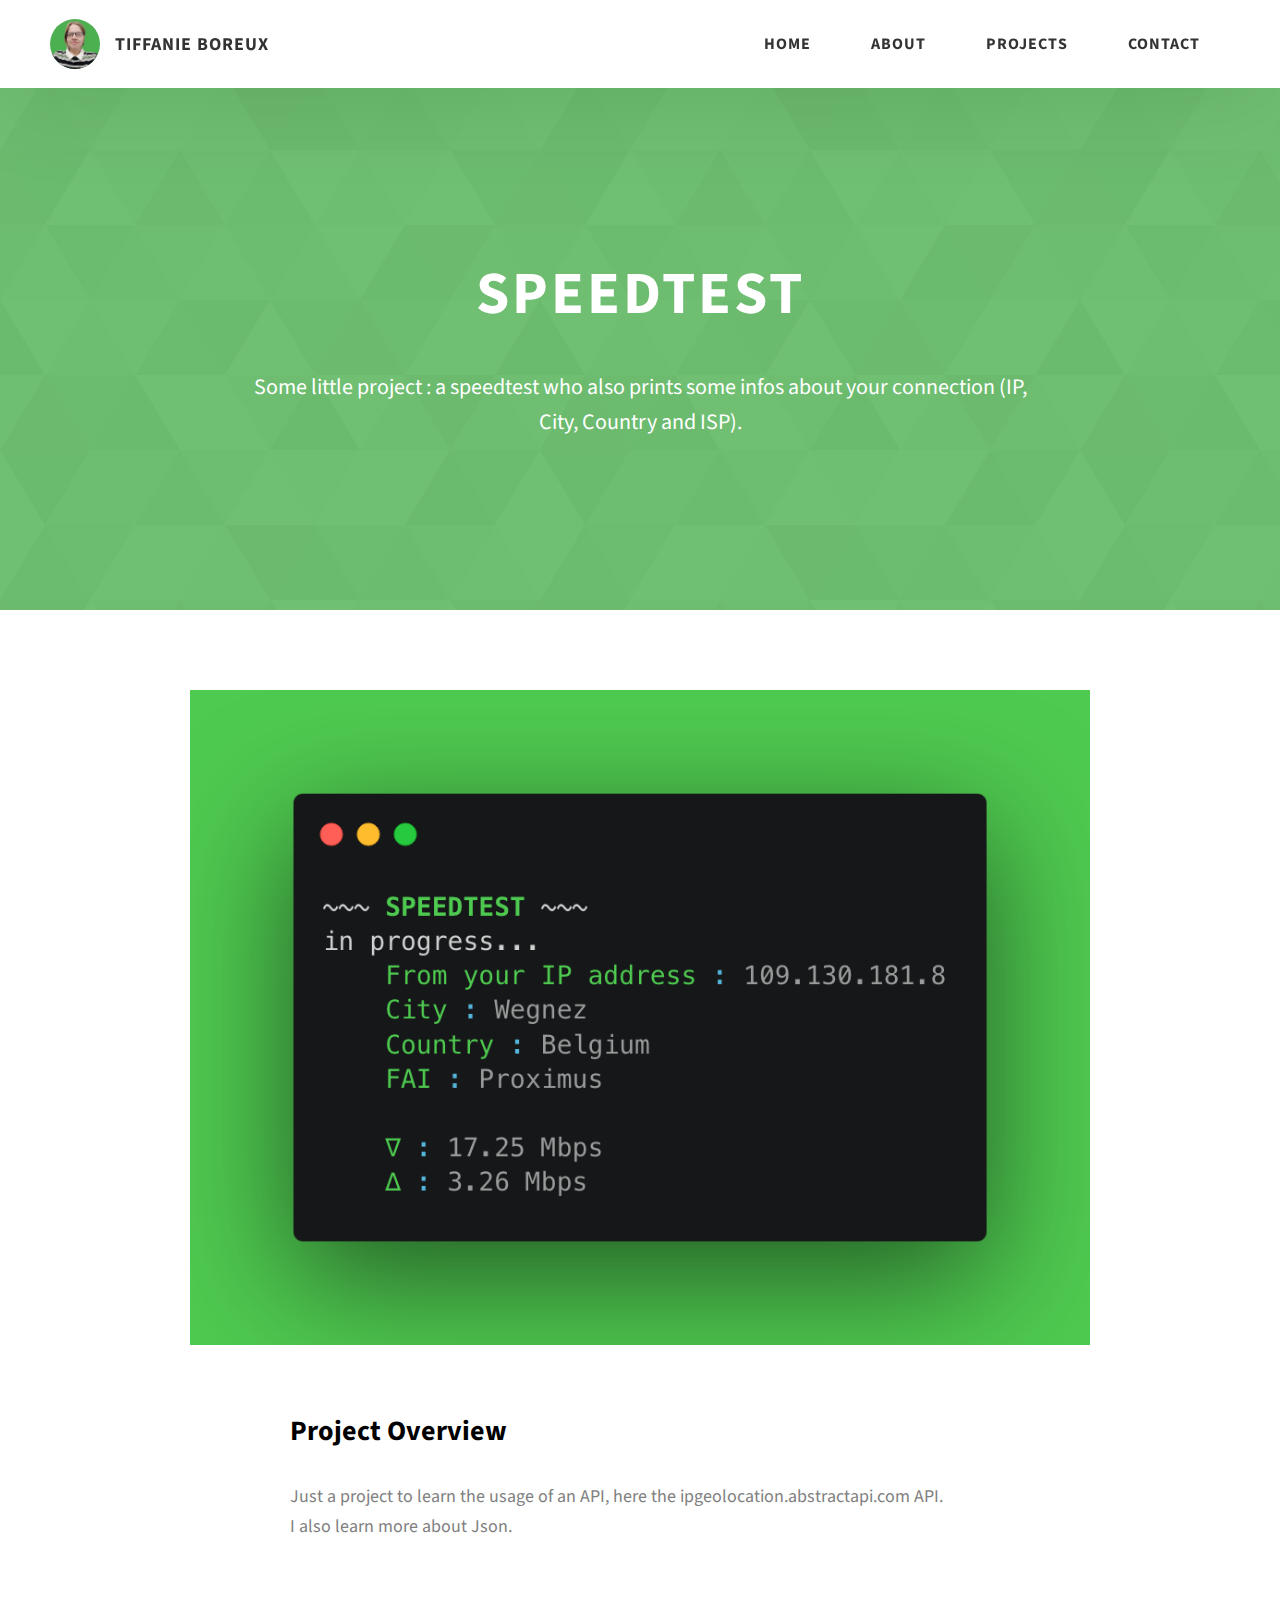
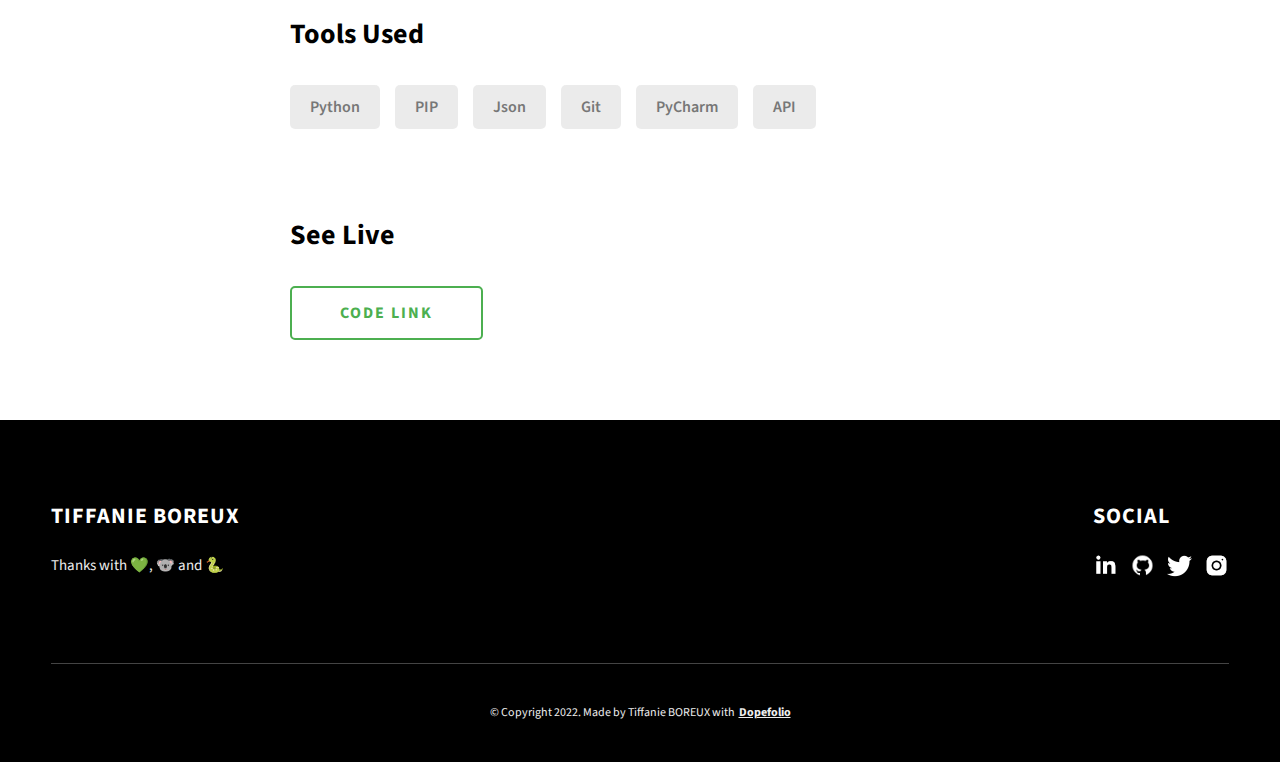
<file: speedtest.html>
<!DOCTYPE html>
<html lang="en">
  <head>
    <meta charset="UTF-8" />
    <meta name="viewport" content="width=device-width, initial-scale=1.0" />
    <meta http-equiv="X-UA-Compatible" content="ie=edge" />
    <title>Case Study of Speedtest</title>
    <meta name="description" content="Case study page of Speedtest" />

    <link rel="stylesheet" href="css/style.css" />

    <link rel="preconnect" href="https://fonts.googleapis.com" />
    <link rel="preconnect" href="https://fonts.gstatic.com" crossorigin />
    <link
      href="https://fonts.googleapis.com/css2?family=Source+Sans+Pro:wght@400;600;700;900&display=swap"
      rel="stylesheet"
    />
  </head>
  <body>
    <header class="header">
      <div class="header__content">
        <div class="header__logo-container">
          <div class="header__logo-img-cont">
            <img
              src="./assets/png/logo.png"
              alt="Tiffanie BOREUX Logo Image"
              class="header__logo-img"
            />
          </div>
          <span class="header__logo-sub">Tiffanie BOREUX</span>
        </div>
        <div class="header__main">
          <ul class="header__links">
            <li class="header__link-wrapper">
              <a href="./index.html" class="header__link"> Home </a>
            </li>
            <li class="header__link-wrapper">
              <a href="./index.html#about" class="header__link">About </a>
            </li>
            <li class="header__link-wrapper">
              <a href="./index.html#projects" class="header__link">
                Projects
              </a>
            </li>
            <li class="header__link-wrapper">
              <a href="./index.html#contact" class="header__link"> Contact </a>
            </li>
          </ul>
          <div class="header__main-ham-menu-cont">
            <img
              src="./assets/svg/ham-menu.svg"
              alt="hamburger menu"
              class="header__main-ham-menu"
            />
            <img
              src="./assets/svg/ham-menu-close.svg"
              alt="hamburger menu close"
              class="header__main-ham-menu-close d-none"
            />
          </div>
        </div>
      </div>
      <div class="header__sm-menu">
        <div class="header__sm-menu-content">
          <ul class="header__sm-menu-links">
            <li class="header__sm-menu-link">
              <a href="./index.html"> Home </a>
            </li>

            <li class="header__sm-menu-link">
              <a href="./index.html#about"> About </a>
            </li>

            <li class="header__sm-menu-link">
              <a href="./index.html#projects"> Projects </a>
            </li>

            <li class="header__sm-menu-link">
              <a href="./index.html#contact"> Contact </a>
            </li>
          </ul>
        </div>
      </div>
    </header>
    <section class="project-cs-hero">
      <div class="project-cs-hero__content">
        <h1 class="heading-primary">Speedtest</h1>
        <div class="project-cs-hero__info">
          <p class="text-primary">
            Some little project : a speedtest who also prints some infos about your connection (IP, City, Country and ISP).
          </p>
        </div>
      </div>
    </section>
    <section class="project-details">
      <div class="main-container">
        <div class="project-details__content">
          <div class="project-details__showcase-img-cont">
            <img
              src="./assets/png/speedtest.png"
              alt="Project Image"
              class="project-details__showcase-img"
            />
          </div>
          <div class="project-details__content-main">
            <div class="project-details__desc">
              <h3 class="project-details__content-title">Project Overview</h3>
              <p class="project-details__desc-para">
                Just a project to learn the usage of an API, here the ipgeolocation.abstractapi.com API. <br />
                I also learn more about Json. <br />
              </p>
            </div>
            <div class="project-details__tools-used">
              <h3 class="project-details__content-title">Tools Used</h3>
              <div class="skills">
                <div class="skills__skill">Python</div>
                <div class="skills__skill">PIP</div>
                <div class="skills__skill">Json</div>
                <div class="skills__skill">Git</div>
                <div class="skills__skill">PyCharm</div>
                <div class="skills__skill">API</div>
              </div>
            </div>
            <div class="project-details__links">
              <h3 class="project-details__content-title">See Live</h3>
              <a
                href="https://github.com/tt-bb/speedtest"
                class="btn btn--med btn--theme-inv project-details__links-btn"
                target="_blank"
                >Code Link</a
              >
            </div>
          </div>
        </div>
      </div>
    </section>
    <footer class="main-footer">
      <div class="main-container">
        <div class="main-footer__upper">
          <div class="main-footer__row main-footer__row-1">
            <h2 class="heading heading-sm main-footer__heading-sm">
              <span>Social</span>
            </h2>
            <div class="main-footer__social-cont">
              <a target="_blank" rel="noreferrer" href="https://www.linkedin.com/in/tiffanie-boreux-828439176/">
                <img
                  class="main-footer__icon"
                  src="./assets/png/linkedin-ico.png"
                  alt="icon"
                />
              </a>
              <a target="_blank" rel="noreferrer" href="https://github.com/tt-bb/">
                <img
                  class="main-footer__icon"
                  src="./assets/png/github-ico.png"
                  alt="icon"
                />
              </a>
              <a target="_blank" rel="noreferrer" href="https://twitter.com/tiffanie_boreux">
                <img
                  class="main-footer__icon"
                  src="./assets/png/twitter-ico.png"
                  alt="icon"
                />
              </a>
              <a target="_blank" rel="noreferrer" href="https://www.instagram.com/tiffanie.boreux/">
                <img
                  class="main-footer__icon main-footer__icon--mr-none"
                  src="./assets/png/insta-ico.png"
                  alt="icon"
                />
              </a>
            </div>
          </div>
          <div class="main-footer__row main-footer__row-2">
            <h4 class="heading heading-sm text-lt">Tiffanie BOREUX</h4>
            <p class="main-footer__short-desc">
              Thanks with 💚, 🐨 and 🐍
            </p>
          </div>
        </div>

        <!-- If you give me some credit or shoutout here by linking to my website, then it will be a big thing for me and will help me a lot :) -->
        <div class="main-footer__lower">
          &copy; Copyright 2022. Made by Tiffanie BOREUX with
          <a rel="noreferrer" target="_blank" href="https://github.com/rammcodes/Dopefolio"
            >Dopefolio</a
          >
        </div>
      </div>
    </footer>

    <script src="./index.js"></script>
  </body>
</html>
</file>
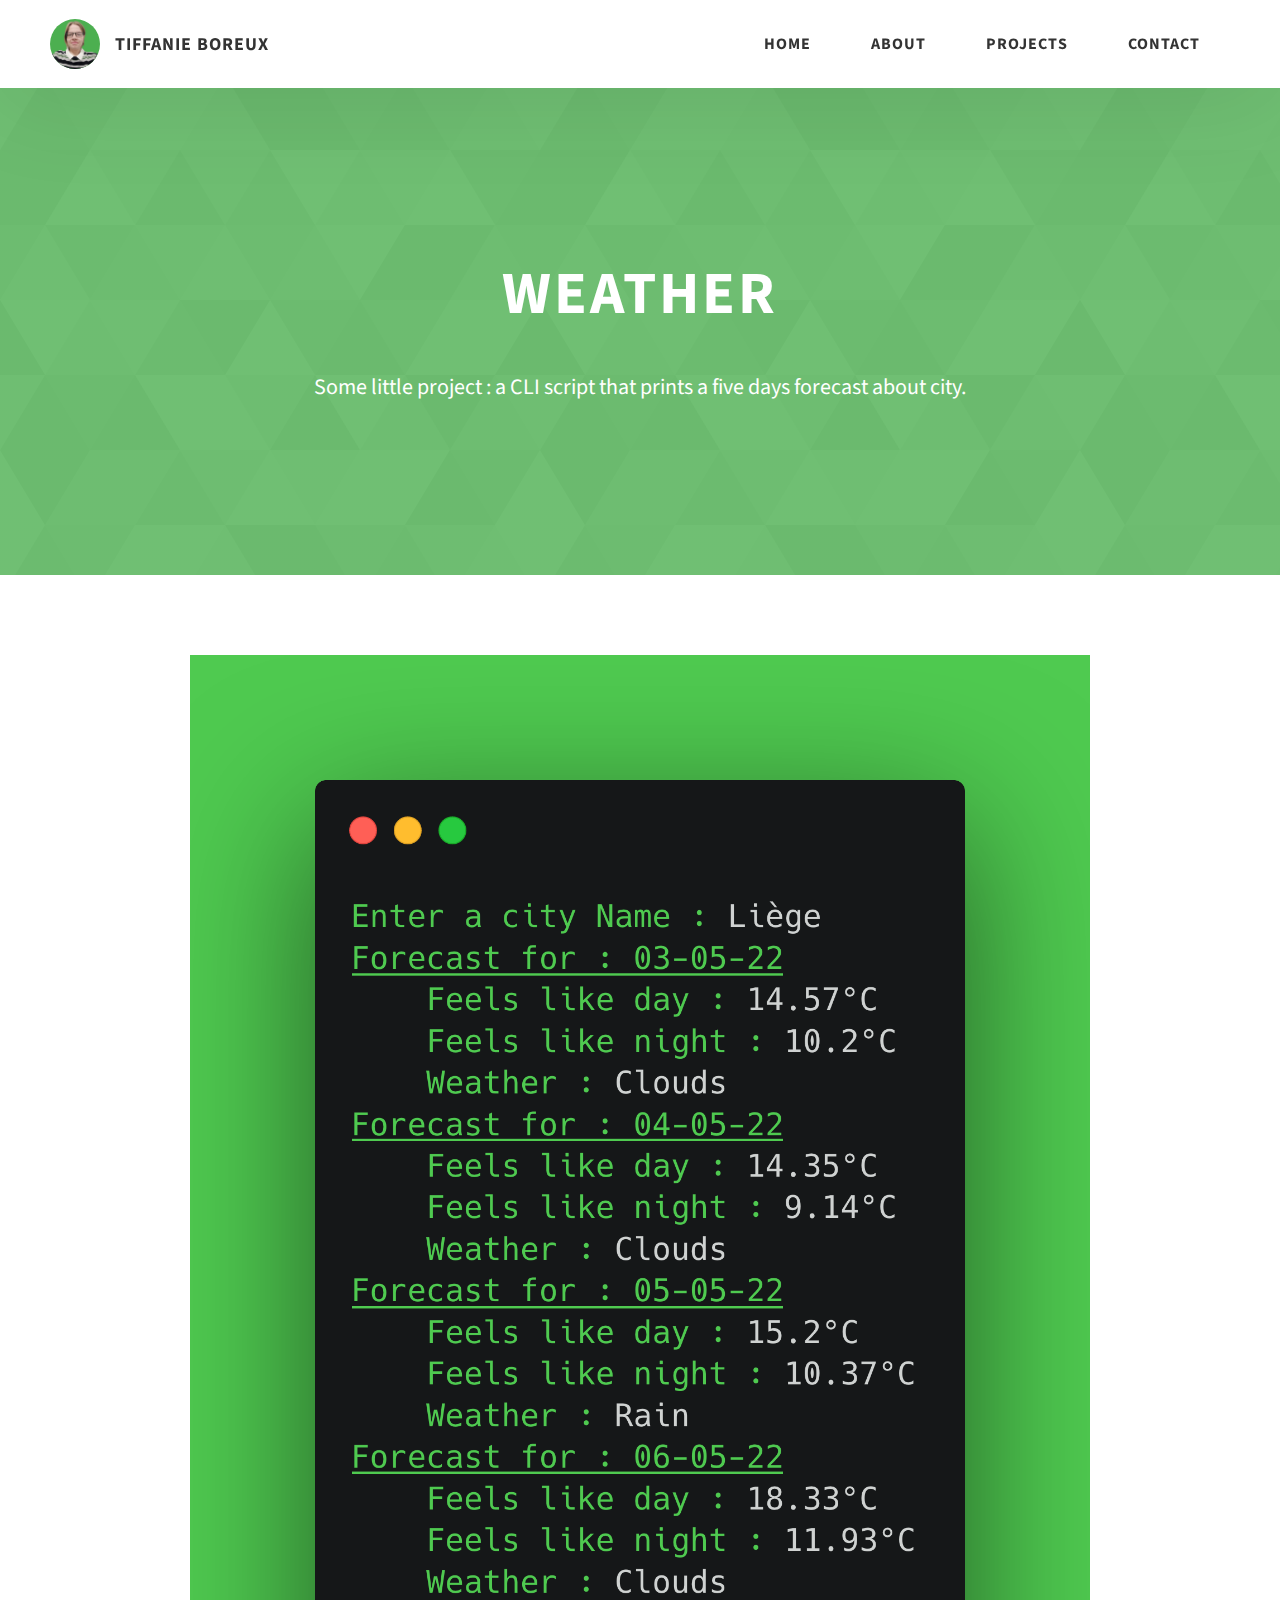
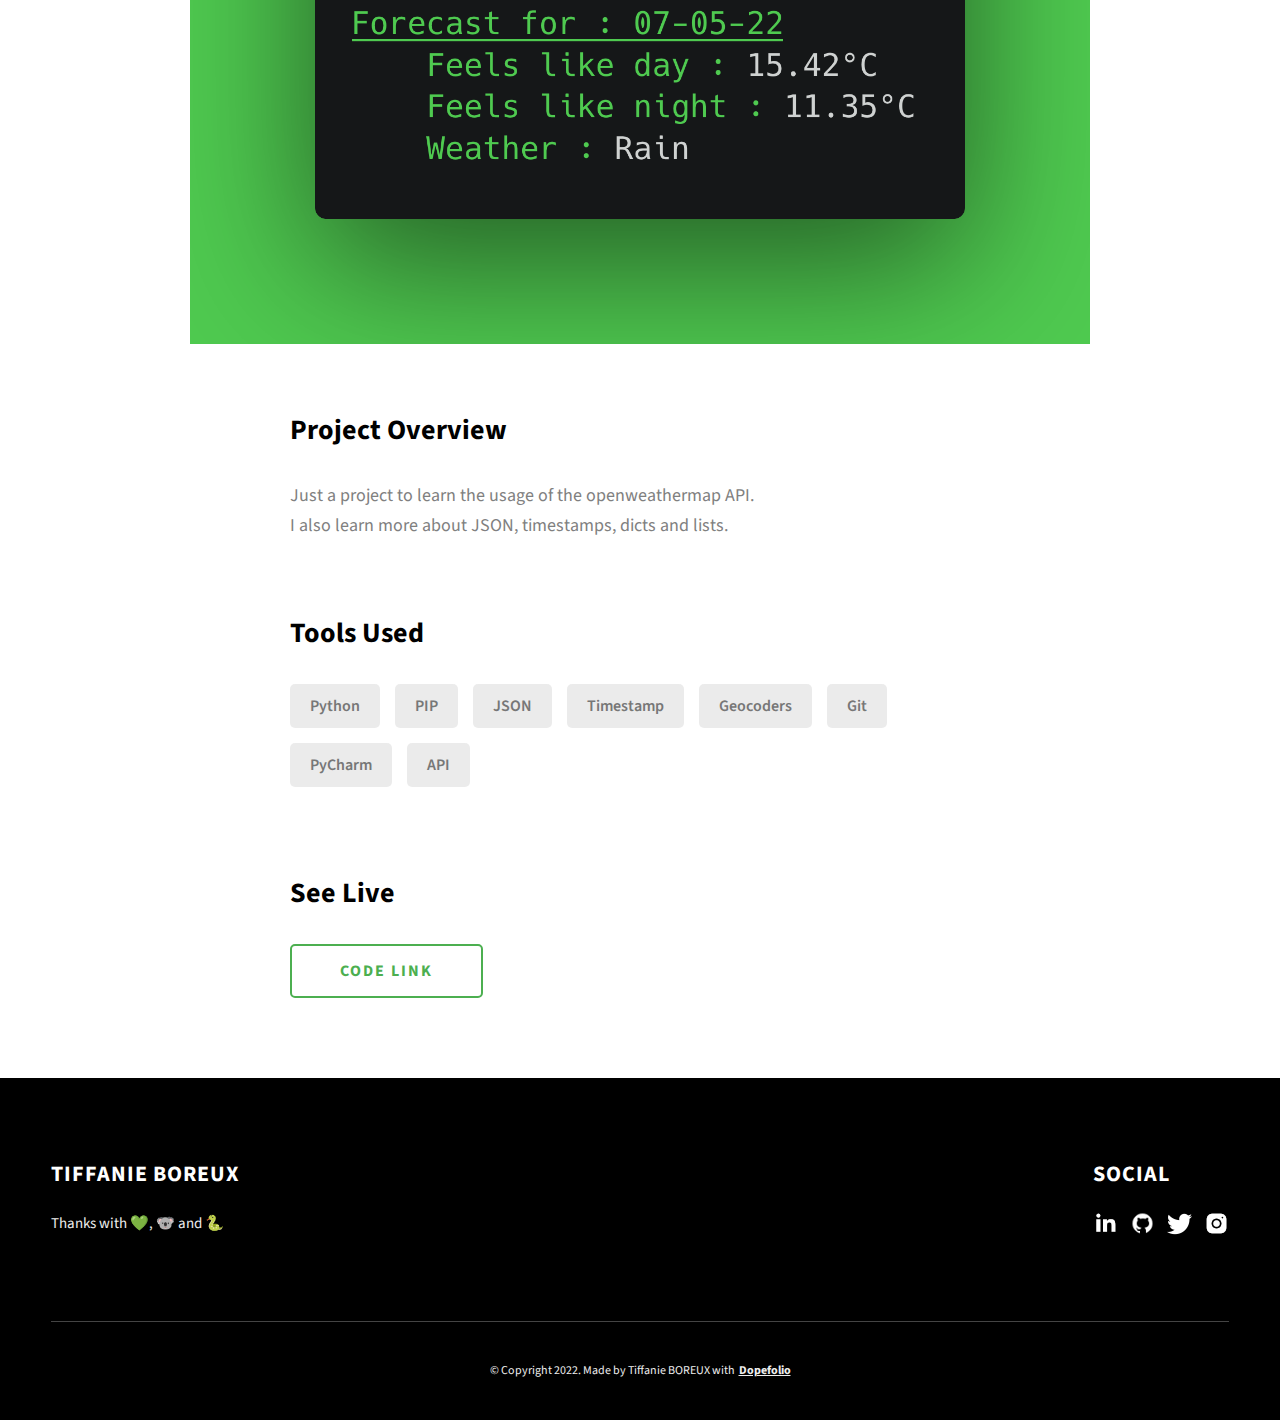
<file: weather.html>
<!DOCTYPE html>
<html lang="en">
  <head>
    <meta charset="UTF-8" />
    <meta name="viewport" content="width=device-width, initial-scale=1.0" />
    <meta http-equiv="X-UA-Compatible" content="ie=edge" />
    <title>Case Study of Weather</title>
    <meta name="description" content="Case study page of Weather" />

    <link rel="stylesheet" href="css/style.css" />

    <link rel="preconnect" href="https://fonts.googleapis.com" />
    <link rel="preconnect" href="https://fonts.gstatic.com" crossorigin />
    <link
      href="https://fonts.googleapis.com/css2?family=Source+Sans+Pro:wght@400;600;700;900&display=swap"
      rel="stylesheet"
    />
  </head>
  <body>
    <header class="header">
      <div class="header__content">
        <div class="header__logo-container">
          <div class="header__logo-img-cont">
            <img
              src="./assets/png/logo.png"
              alt="Tiffanie BOREUX Logo Image"
              class="header__logo-img"
            />
          </div>
          <span class="header__logo-sub">Tiffanie BOREUX</span>
        </div>
        <div class="header__main">
          <ul class="header__links">
            <li class="header__link-wrapper">
              <a href="./index.html" class="header__link"> Home </a>
            </li>
            <li class="header__link-wrapper">
              <a href="./index.html#about" class="header__link">About </a>
            </li>
            <li class="header__link-wrapper">
              <a href="./index.html#projects" class="header__link">
                Projects
              </a>
            </li>
            <li class="header__link-wrapper">
              <a href="./index.html#contact" class="header__link"> Contact </a>
            </li>
          </ul>
          <div class="header__main-ham-menu-cont">
            <img
              src="./assets/svg/ham-menu.svg"
              alt="hamburger menu"
              class="header__main-ham-menu"
            />
            <img
              src="./assets/svg/ham-menu-close.svg"
              alt="hamburger menu close"
              class="header__main-ham-menu-close d-none"
            />
          </div>
        </div>
      </div>
      <div class="header__sm-menu">
        <div class="header__sm-menu-content">
          <ul class="header__sm-menu-links">
            <li class="header__sm-menu-link">
              <a href="./index.html"> Home </a>
            </li>

            <li class="header__sm-menu-link">
              <a href="./index.html#about"> About </a>
            </li>

            <li class="header__sm-menu-link">
              <a href="./index.html#projects"> Projects </a>
            </li>

            <li class="header__sm-menu-link">
              <a href="./index.html#contact"> Contact </a>
            </li>
          </ul>
        </div>
      </div>
    </header>
    <section class="project-cs-hero">
      <div class="project-cs-hero__content">
        <h1 class="heading-primary">Weather</h1>
        <div class="project-cs-hero__info">
          <p class="text-primary">
            Some little project : a CLI script that prints a five days forecast about city.
          </p>
        </div>
      </div>
    </section>
    <section class="project-details">
      <div class="main-container">
        <div class="project-details__content">
          <div class="project-details__showcase-img-cont">
            <img
              src="./assets/png/weather.png"
              alt="Project Image"
              class="project-details__showcase-img"
            />
          </div>
          <div class="project-details__content-main">
            <div class="project-details__desc">
              <h3 class="project-details__content-title">Project Overview</h3>
              <p class="project-details__desc-para">
                Just a project to learn the usage of the openweathermap API. <br />
                I also learn more about JSON, timestamps, dicts and lists. <br />
              </p>
            </div>
            <div class="project-details__tools-used">
              <h3 class="project-details__content-title">Tools Used</h3>
              <div class="skills">
                <div class="skills__skill">Python</div>
                <div class="skills__skill">PIP</div>
                <div class="skills__skill">JSON</div>
                <div class="skills__skill">Timestamp</div>
                <div class="skills__skill">Geocoders</div>
                <div class="skills__skill">Git</div>
                <div class="skills__skill">PyCharm</div>
                <div class="skills__skill">API</div>
              </div>
            </div>
            <div class="project-details__links">
              <h3 class="project-details__content-title">See Live</h3>
              <a
                href="https://github.com/tt-bb/weather"
                class="btn btn--med btn--theme-inv project-details__links-btn"
                target="_blank"
                >Code Link</a
              >
            </div>
          </div>
        </div>
      </div>
    </section>
    <footer class="main-footer">
      <div class="main-container">
        <div class="main-footer__upper">
          <div class="main-footer__row main-footer__row-1">
            <h2 class="heading heading-sm main-footer__heading-sm">
              <span>Social</span>
            </h2>
            <div class="main-footer__social-cont">
              <a target="_blank" rel="noreferrer" href="https://www.linkedin.com/in/tiffanie-boreux-828439176/">
                <img
                  class="main-footer__icon"
                  src="./assets/png/linkedin-ico.png"
                  alt="icon"
                />
              </a>
              <a target="_blank" rel="noreferrer" href="https://github.com/tt-bb/">
                <img
                  class="main-footer__icon"
                  src="./assets/png/github-ico.png"
                  alt="icon"
                />
              </a>
              <a target="_blank" rel="noreferrer" href="https://twitter.com/tiffanie_boreux">
                <img
                  class="main-footer__icon"
                  src="./assets/png/twitter-ico.png"
                  alt="icon"
                />
              </a>
              <a target="_blank" rel="noreferrer" href="https://www.instagram.com/tiffanie.boreux/">
                <img
                  class="main-footer__icon main-footer__icon--mr-none"
                  src="./assets/png/insta-ico.png"
                  alt="icon"
                />
              </a>
            </div>
          </div>
          <div class="main-footer__row main-footer__row-2">
            <h4 class="heading heading-sm text-lt">Tiffanie BOREUX</h4>
            <p class="main-footer__short-desc">
              Thanks with 💚, 🐨 and 🐍
            </p>
          </div>
        </div>

        <!-- If you give me some credit or shoutout here by linking to my website, then it will be a big thing for me and will help me a lot :) -->
        <div class="main-footer__lower">
          &copy; Copyright 2022. Made by Tiffanie BOREUX with
          <a rel="noreferrer" target="_blank" href="https://github.com/rammcodes/Dopefolio"
            >Dopefolio</a
          >
        </div>
      </div>
    </footer>

    <script src="./index.js"></script>
  </body>
</html>
</file>
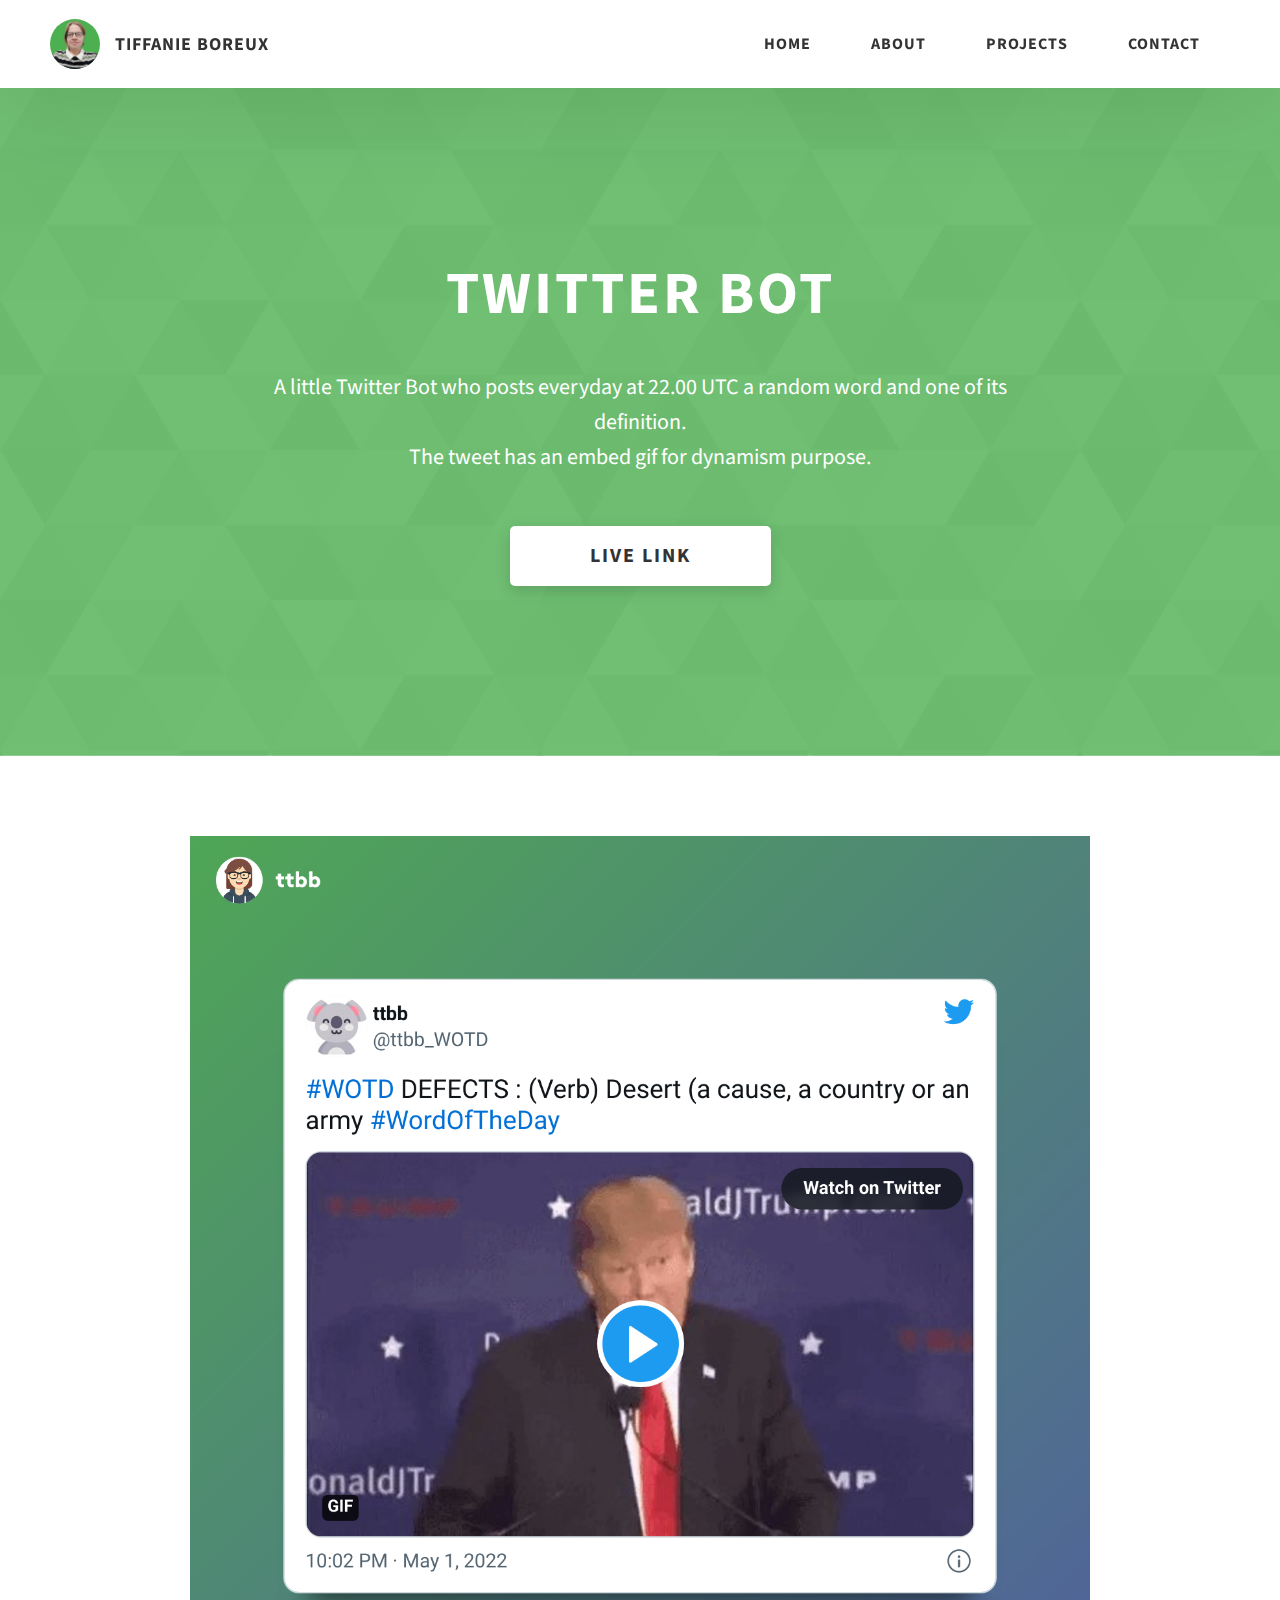
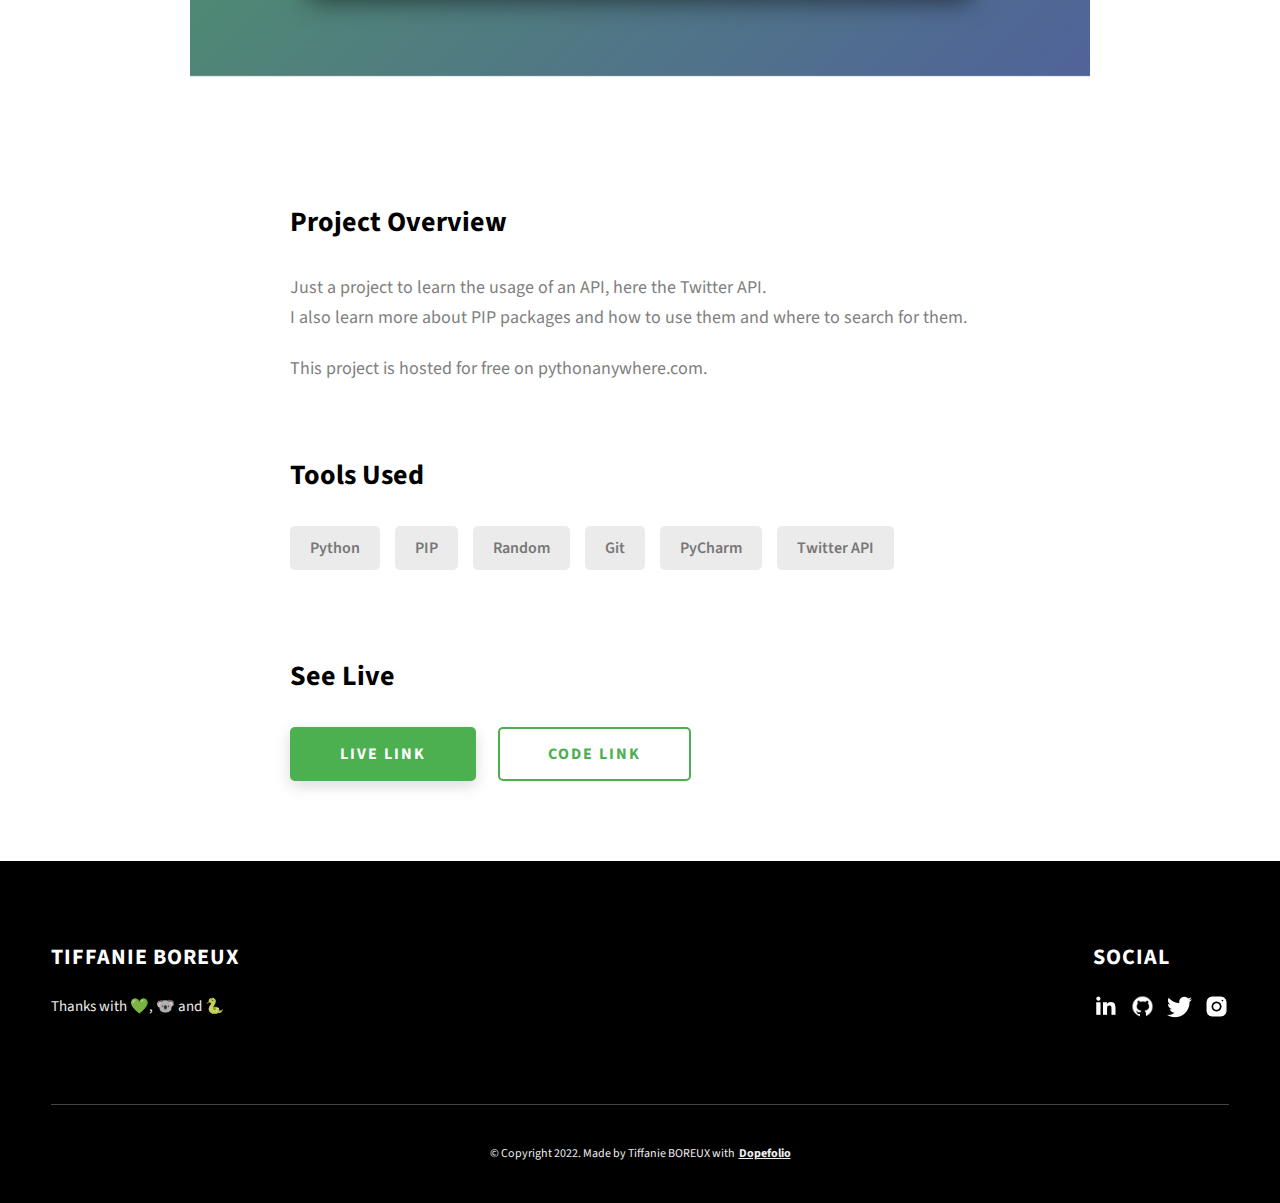
<file: wotd.html>
<!DOCTYPE html>
<html lang="en">
  <head>
    <meta charset="UTF-8" />
    <meta name="viewport" content="width=device-width, initial-scale=1.0" />
    <meta http-equiv="X-UA-Compatible" content="ie=edge" />
    <title>Case Study of Twitter Bot</title>
    <meta name="description" content="Case study page of Twitter Bot" />

    <link rel="stylesheet" href="css/style.css" />

    <link rel="preconnect" href="https://fonts.googleapis.com" />
    <link rel="preconnect" href="https://fonts.gstatic.com" crossorigin />
    <link
      href="https://fonts.googleapis.com/css2?family=Source+Sans+Pro:wght@400;600;700;900&display=swap"
      rel="stylesheet"
    />
  </head>
  <body>
    <header class="header">
      <div class="header__content">
        <div class="header__logo-container">
          <div class="header__logo-img-cont">
            <img
              src="./assets/png/logo.png"
              alt="Tiffanie BOREUX Logo Image"
              class="header__logo-img"
            />
          </div>
          <span class="header__logo-sub">Tiffanie BOREUX</span>
        </div>
        <div class="header__main">
          <ul class="header__links">
            <li class="header__link-wrapper">
              <a href="./index.html" class="header__link"> Home </a>
            </li>
            <li class="header__link-wrapper">
              <a href="./index.html#about" class="header__link">About </a>
            </li>
            <li class="header__link-wrapper">
              <a href="./index.html#projects" class="header__link">
                Projects
              </a>
            </li>
            <li class="header__link-wrapper">
              <a href="./index.html#contact" class="header__link"> Contact </a>
            </li>
          </ul>
          <div class="header__main-ham-menu-cont">
            <img
              src="./assets/svg/ham-menu.svg"
              alt="hamburger menu"
              class="header__main-ham-menu"
            />
            <img
              src="./assets/svg/ham-menu-close.svg"
              alt="hamburger menu close"
              class="header__main-ham-menu-close d-none"
            />
          </div>
        </div>
      </div>
      <div class="header__sm-menu">
        <div class="header__sm-menu-content">
          <ul class="header__sm-menu-links">
            <li class="header__sm-menu-link">
              <a href="./index.html"> Home </a>
            </li>

            <li class="header__sm-menu-link">
              <a href="./index.html#about"> About </a>
            </li>

            <li class="header__sm-menu-link">
              <a href="./index.html#projects"> Projects </a>
            </li>

            <li class="header__sm-menu-link">
              <a href="./index.html#contact"> Contact </a>
            </li>
          </ul>
        </div>
      </div>
    </header>
    <section class="project-cs-hero">
      <div class="project-cs-hero__content">
        <h1 class="heading-primary">Twitter Bot</h1>
        <div class="project-cs-hero__info">
          <p class="text-primary">
            A little Twitter Bot who posts everyday at 22.00 UTC a random word and one of its definition. <br/>
            The tweet has an embed gif for dynamism purpose.
          </p>
        </div>
        <div class="project-cs-hero__cta">
          <a href="https://twitter.com/ttbb_WOTD" class="btn btn--bg" target="_blank">Live Link</a>
        </div>
      </div>
    </section>
    <section class="project-details">
      <div class="main-container">
        <div class="project-details__content">
          <div class="project-details__showcase-img-cont">
            <img
              src="./assets/png/tweet.png"
              alt="Project Image"
              class="project-details__showcase-img"
            />
          </div>
          <div class="project-details__content-main">
            <div class="project-details__desc">
              <h3 class="project-details__content-title">Project Overview</h3>
              <p class="project-details__desc-para">
                Just a project to learn the usage of an API, here the Twitter API. <br />
                I also learn more about PIP packages and how to use them and where to search for them. <br />
              </p>
              <p class="project-details__desc-para">
                This project is hosted for free on <a href="https://www.pythonanywhere.com/">pythonanywhere.com</a>.
              </p>
            </div>
            <div class="project-details__tools-used">
              <h3 class="project-details__content-title">Tools Used</h3>
              <div class="skills">
                <div class="skills__skill">Python</div>
                <div class="skills__skill">PIP</div>
                <div class="skills__skill">Random</div>
                <div class="skills__skill">Git</div>
                <div class="skills__skill">PyCharm</div>
                <div class="skills__skill">Twitter API</div>
              </div>
            </div>
            <div class="project-details__links">
              <h3 class="project-details__content-title">See Live</h3>
              <a
                href="https://twitter.com/ttbb_WOTD"
                class="btn btn--med btn--theme project-details__links-btn"
                target="_blank"
                >Live Link</a
              >
              <a
                href="https://github.com/tt-bb/word-day-twitter-bot"
                class="btn btn--med btn--theme-inv project-details__links-btn"
                target="_blank"
                >Code Link</a
              >
            </div>
          </div>
        </div>
      </div>
    </section>
    <footer class="main-footer">
      <div class="main-container">
        <div class="main-footer__upper">
          <div class="main-footer__row main-footer__row-1">
            <h2 class="heading heading-sm main-footer__heading-sm">
              <span>Social</span>
            </h2>
            <div class="main-footer__social-cont">
              <a target="_blank" rel="noreferrer" href="https://www.linkedin.com/in/tiffanie-boreux-828439176/">
                <img
                  class="main-footer__icon"
                  src="./assets/png/linkedin-ico.png"
                  alt="icon"
                />
              </a>
              <a target="_blank" rel="noreferrer" href="https://github.com/tt-bb/">
                <img
                  class="main-footer__icon"
                  src="./assets/png/github-ico.png"
                  alt="icon"
                />
              </a>
              <a target="_blank" rel="noreferrer" href="https://twitter.com/tiffanie_boreux">
                <img
                  class="main-footer__icon"
                  src="./assets/png/twitter-ico.png"
                  alt="icon"
                />
              </a>
              <a target="_blank" rel="noreferrer" href="https://www.instagram.com/tiffanie.boreux/">
                <img
                  class="main-footer__icon main-footer__icon--mr-none"
                  src="./assets/png/insta-ico.png"
                  alt="icon"
                />
              </a>
            </div>
          </div>
          <div class="main-footer__row main-footer__row-2">
            <h4 class="heading heading-sm text-lt">Tiffanie BOREUX</h4>
            <p class="main-footer__short-desc">
              Thanks with 💚, 🐨 and 🐍
            </p>
          </div>
        </div>

        <!-- If you give me some credit or shoutout here by linking to my website, then it will be a big thing for me and will help me a lot :) -->
        <div class="main-footer__lower">
          &copy; Copyright 2022. Made by Tiffanie BOREUX with
          <a rel="noreferrer" target="_blank" href="https://github.com/rammcodes/Dopefolio"
            >Dopefolio</a
          >
        </div>
      </div>
    </footer>

    <script src="./index.js"></script>
  </body>
</html>
</file>
<file: css/style.css>
/*
0 - 600px:      Phone
600 - 900px:    Tablet portrait
900 - 1200px:   Tablet landscape
[1200 - 1800] is where our normal styles apply
1800px + :      Big desktop
$breakpoint arguement choices:
- phone
- tab-port
- tab-land
- big-desktop

Inside media queries 1em is always 16px i.e 1em = 16px at every screen size only inside media queries
*/
*,
*::after,
*::before {
  margin: 0;
  padding: 0;
  box-sizing: inherit;
  font-family: inherit; }

html {
  font-size: 62.5%;
  scroll-behavior: smooth; }
  @media only screen and (max-width: 75em) {
    html {
      font-size: 59%; } }
  @media only screen and (max-width: 56.25em) {
    html {
      font-size: 56%; } }
  @media only screen and (min-width: 112.5em) {
    html {
      font-size: 65%; } }

body {
  box-sizing: border-box;
  position: relative;
  line-height: 1.5;
  font-family: sans-serif;
  overflow-x: hidden;
  overflow-y: scroll;
  font-family: 'Source Sans Pro', sans-serif; }

a {
  text-decoration: none;
  color: inherit; }

li {
  list-style: none; }

input:focus,
button:focus,
a:focus,
textarea:focus {
  outline: none; }

button {
  border: none;
  cursor: pointer; }

textarea {
  resize: none; }

.heading-primary {
  font-size: 6rem;
  text-transform: uppercase;
  letter-spacing: 3px;
  text-align: center; }
  @media only screen and (max-width: 37.5em) {
    .heading-primary {
      font-size: 4.5rem; } }

.heading-sec__mb-bg {
  margin-bottom: 11rem; }
  @media only screen and (max-width: 56.25em) {
    .heading-sec__mb-bg {
      margin-bottom: 8rem; } }

.heading-sec__mb-med {
  margin-bottom: 9rem; }
  @media only screen and (max-width: 56.25em) {
    .heading-sec__mb-med {
      margin-bottom: 8rem; } }

.heading-sec__main {
  display: block;
  font-size: 4rem;
  text-transform: uppercase;
  letter-spacing: 1px;
  letter-spacing: 3px;
  text-align: center;
  margin-bottom: 3.5rem;
  position: relative; }
  .heading-sec__main--lt {
    color: #fff; }
    .heading-sec__main--lt::after {
      content: '';
      background: #fff !important; }
  .heading-sec__main::after {
    content: '';
    position: absolute;
    top: calc(100% + 1.5rem);
    height: 5px;
    width: 3rem;
    background: #4caf50;
    left: 50%;
    transform: translateX(-50%);
    border-radius: 5px; }
    @media only screen and (max-width: 37.5em) {
      .heading-sec__main::after {
        top: calc(100% + 1.2rem); } }

.heading-sec__sub {
  display: block;
  text-align: center;
  color: #777;
  font-size: 2rem;
  font-weight: 500;
  max-width: 80rem;
  margin: auto;
  line-height: 1.6; }
  @media only screen and (max-width: 37.5em) {
    .heading-sec__sub {
      font-size: 1.8rem; } }
  .heading-sec__sub--lt {
    color: #eee; }

.heading-sm {
  font-size: 2.2rem;
  text-transform: uppercase;
  letter-spacing: 1px; }

.main-container {
  max-width: 120rem;
  margin: auto;
  width: 92%; }

.btn {
  background: #fff;
  color: #333;
  text-transform: uppercase;
  letter-spacing: 2px;
  display: inline-block;
  font-weight: 700;
  border-radius: 5px;
  box-shadow: 0 5px 15px 0 rgba(0, 0, 0, 0.15);
  transition: transform .3s; }
  .btn:hover {
    transform: translateY(-3px); }
  .btn--bg {
    padding: 1.5rem 8rem;
    font-size: 2rem; }
  .btn--med {
    padding: 1.5rem 5rem;
    font-size: 1.6rem; }
  .btn--theme {
    background: #4caf50;
    color: #fff; }
  .btn--theme-inv {
    color: #4caf50;
    background: #fff;
    border: 2px solid #4caf50;
    box-shadow: none;
    padding: calc(1.5rem - 2px) calc(5rem - 2px); }

.sec-pad {
  padding: 12rem 0; }
  @media only screen and (max-width: 56.25em) {
    .sec-pad {
      padding: 8rem 0; } }

.text-primary {
  color: #fff;
  font-size: 2.2rem;
  text-align: center;
  width: 100%;
  line-height: 1.6; }
  @media only screen and (max-width: 37.5em) {
    .text-primary {
      font-size: 2rem; } }

.d-none {
  display: none; }

.home-hero {
  color: #fff;
  background: linear-gradient(to right, rgba(76, 175, 80, 0.8), rgba(76, 175, 80, 0.8)), url(../../assets/svg/common-bg.svg);
  background-position: center;
  height: 100vh;
  min-height: 80rem;
  max-height: 120rem;
  position: relative; }
  @media only screen and (max-width: 37.5em) {
    .home-hero {
      height: unset;
      min-height: unset; } }
  .home-hero__socials {
    position: absolute;
    top: 50%;
    border: 2px solid #eee;
    border-left: 2px solid #eee;
    transform: translateY(-50%); }
    @media only screen and (max-width: 56.25em) {
      .home-hero__socials {
        display: none; } }
  .home-hero__mouse-scroll-cont {
    position: absolute;
    bottom: 3%;
    left: 50%;
    transform: translateX(-50%); }
    @media only screen and (max-width: 37.5em) {
      .home-hero__mouse-scroll-cont {
        display: none; } }
  .home-hero__social {
    width: 5rem; }
  .home-hero__social-icon-link {
    width: 100%;
    display: block;
    padding: 1.2rem;
    border-bottom: 2px solid #eee;
    transition: background .3s; }
    .home-hero__social-icon-link:hover {
      background: rgba(255, 255, 255, 0.1); }
    .home-hero__social-icon-link--bd-none {
      border-bottom: 0; }
  .home-hero__social-icon {
    width: 100%; }
  .home-hero__content {
    position: absolute;
    top: 50%;
    left: 50%;
    transform: translate(-50%, -50%);
    max-width: 90rem;
    width: 92%; }
    @media only screen and (max-width: 37.5em) {
      .home-hero__content {
        padding: 19rem 0 13rem 0;
        margin: auto;
        position: static;
        transform: translate(0, 0); } }
  .home-hero__info {
    margin: 3rem auto 0 auto;
    max-width: 80rem; }
  .home-hero__cta {
    margin-top: 5rem;
    text-align: center; }

.about {
  background: #fafafa; }
  .about__img {
    width: 75%; }
  .about__content {
    display: grid;
    grid-template-columns: 1fr 1fr;
    grid-gap: 10rem; }
    @media only screen and (max-width: 56.25em) {
      .about__content {
        grid-template-columns: 1fr;
        grid-gap: 8rem; } }
    .about__content-title {
      font-weight: 700;
      font-size: 2.8rem;
      margin-bottom: 3rem; }
      @media only screen and (max-width: 37.5em) {
        .about__content-title {
          font-size: 2.4rem; } }
    .about__content-details-para {
      font-size: 1.8rem;
      color: grey;
      max-width: 60rem;
      line-height: 1.7;
      margin-bottom: 1rem; }
      .about__content-details-para--hl {
        font-weight: 700;
        margin: 0 3px; }
      .about__content-details-para:last-child {
        margin-bottom: 4rem; }

.projects__row {
  display: grid;
  grid-template-columns: 1.5fr 1fr;
  grid-gap: 5rem;
  margin-bottom: 11rem; }
  @media only screen and (max-width: 56.25em) {
    .projects__row {
      grid-template-columns: 1fr;
      grid-gap: 2rem;
      margin-bottom: 8rem; } }
  @media only screen and (max-width: 56.25em) {
    .projects__row {
      text-align: center; } }
  .projects__row:last-child {
    margin-bottom: 0; }
  .projects__row-img-cont {
    overflow: hidden; }
  .projects__row-img {
    width: 100%;
    display: block;
    object-fit: cover; }
  .projects__row-content {
    padding: 2rem 0;
    display: flex;
    justify-content: center;
    flex-direction: column;
    align-items: flex-start; }
    @media only screen and (max-width: 56.25em) {
      .projects__row-content {
        align-items: center; } }
    .projects__row-content-title {
      font-weight: 700;
      font-size: 2.8rem;
      margin-bottom: 2rem; }
      @media only screen and (max-width: 37.5em) {
        .projects__row-content-title {
          font-size: 2.4rem; } }
    .projects__row-content-desc {
      font-size: 1.8rem;
      color: grey;
      max-width: 60rem;
      line-height: 1.7;
      margin-bottom: 3rem; }
      @media only screen and (max-width: 37.5em) {
        .projects__row-content-desc {
          font-size: 1.7rem; } }

.contact {
  background: linear-gradient(to right, rgba(76, 175, 80, 0.8), rgba(76, 175, 80, 0.8)), url(../../assets/svg/common-bg.svg);
  background-size: cover;
  background-position: center; }
  .contact__form-container {
    box-shadow: 0 0 10px rgba(0, 0, 0, 0.1);
    background: white;
    padding: 4rem;
    margin-top: 6rem;
    max-width: 80rem;
    text-align: right;
    width: 95%;
    border-radius: 5px;
    margin: 5rem auto 0 auto; }
    @media only screen and (max-width: 37.5em) {
      .contact__form-container {
        padding: 3rem; } }
  .contact__form-field {
    margin-bottom: 4rem; }
    @media only screen and (max-width: 37.5em) {
      .contact__form-field {
        margin-bottom: 3rem; } }
  .contact__form-label {
    color: #666;
    font-size: 1.4rem;
    letter-spacing: 1px;
    font-weight: 700;
    margin-bottom: 1rem;
    display: block;
    text-align: left; }
  .contact__form-input {
    color: #333;
    padding: 2rem;
    width: 100%;
    border: 1px solid #ebebeb;
    font-size: 1.6rem;
    letter-spacing: 0px;
    background: #f0f0f0;
    border-radius: 5px;
    font-weight: 600;
    /* Code for Modern Browsers */
    /* Code for WebKit, Blink, Edge */
    /* Code for Internet Explorer 10-11 */
    /* Code for Microsoft Edge */
    /* Code for Mozilla Firefox 4 to 18 */
    /* Code for Mozilla Firefox 19+ */ }
    .contact__form-input::placeholder {
      color: #999;
      font-weight: 600;
      font-size: 1.6rem; }
    .contact__form-input::-webkit-input-placeholder {
      color: #999;
      font-weight: 600;
      font-size: 1.6rem; }
    .contact__form-input:-ms-input-placeholder {
      color: #999;
      font-weight: 600;
      font-size: 1.6rem; }
    .contact__form-input::-ms-input-placeholder {
      color: #999;
      font-weight: 600;
      font-size: 1.6rem; }
    .contact__form-input:-moz-placeholder {
      opacity: 1;
      color: #999;
      font-weight: 600;
      font-size: 1.6rem; }
    .contact__form-input::-moz-placeholder {
      opacity: 1;
      color: #999;
      font-weight: 600;
      font-size: 1.6rem; }
  .contact__btn {
    width: 30%;
    padding: 2rem 4rem;
    font-size: 1.6rem; }
    @media only screen and (max-width: 37.5em) {
      .contact__btn {
        width: 100%; } }

.project-cs-hero {
  color: #fff;
  background: linear-gradient(to right, rgba(76, 175, 80, 0.8), rgba(76, 175, 80, 0.8)), url(../../assets/svg/common-bg.svg);
  background-size: cover;
  background-position: center;
  position: relative; }
  @media only screen and (max-width: 37.5em) {
    .project-cs-hero {
      height: unset;
      min-height: unset; } }
  .project-cs-hero__content {
    padding: 25rem 0 17rem 0;
    max-width: 90rem;
    width: 92%;
    margin: auto; }
    @media only screen and (max-width: 37.5em) {
      .project-cs-hero__content {
        padding: 19rem 0 13rem 0;
        margin: auto;
        position: static;
        transform: translate(0, 0); } }
  .project-cs-hero__info {
    margin: 3rem auto 0 auto;
    max-width: 80rem; }
  .project-cs-hero__cta {
    margin-top: 5rem;
    text-align: center; }

.project-details__content {
  padding: 8rem 0;
  max-width: 90rem;
  margin: auto; }
  .project-details__content-title {
    font-weight: 700;
    font-size: 2.8rem;
    margin-bottom: 3rem; }
    @media only screen and (max-width: 37.5em) {
      .project-details__content-title {
        font-size: 2.4rem; } }

.project-details__showcase-img-cont {
  width: 100%;
  margin-bottom: 6rem; }

.project-details__showcase-img {
  width: 100%; }

.project-details__content-main {
  width: 100%;
  max-width: 70rem;
  margin: auto; }

.project-details__desc {
  margin: 0 0 7rem 0; }
  .project-details__desc-para {
    font-size: 1.8rem;
    line-height: 1.7;
    color: grey;
    margin-bottom: 2rem; }

.project-details__tools-used {
  margin: 0 0 7rem 0; }
  .project-details__tools-used-list {
    display: flex;
    flex-wrap: wrap; }
  .project-details__tools-used-item {
    padding: 1rem 2rem;
    margin-bottom: 1.5rem;
    margin-right: 1.5rem;
    font-size: 1.6rem;
    background: rgba(153, 153, 153, 0.2);
    border-radius: 5px;
    font-weight: 600;
    color: #777; }

.project-details__links {
  margin: 0 0; }
  .project-details__links-btn {
    margin-right: 2rem; }
    @media only screen and (max-width: 37.5em) {
      .project-details__links-btn {
        margin-right: 0;
        width: 70%;
        margin-bottom: 2rem;
        text-align: center; } }
    .project-details__links-btn:last-child {
      margin: 0; }
      @media only screen and (max-width: 37.5em) {
        .project-details__links-btn:last-child {
          margin: 0; } }

.header {
  position: fixed;
  width: 100%;
  z-index: 1000;
  background: #000;
  background: #fff;
  box-shadow: 0 10px 100px rgba(0, 0, 0, 0.1); }
  .header__content {
    display: flex;
    align-items: center;
    justify-content: space-between;
    padding: 1rem 5rem; }
    @media only screen and (max-width: 56.25em) {
      .header__content {
        padding: 0 2rem; } }
  .header__logo-container {
    display: flex;
    align-items: center;
    cursor: pointer;
    color: #333;
    transition: color .3s; }
    .header__logo-container:hover {
      color: #4caf50; }
  .header__logo-img-cont {
    width: 5rem;
    height: 5rem;
    border-radius: 50px;
    overflow: hidden;
    margin-right: 1.5rem;
    background: #4caf50; }
    @media only screen and (max-width: 56.25em) {
      .header__logo-img-cont {
        width: 4.5rem;
        height: 4.5rem;
        margin-right: 1.2rem; } }
  .header__logo-img {
    width: 100%;
    height: 100%;
    object-fit: cover;
    object-position: center;
    display: block; }
  .header__logo-sub {
    font-size: 1.8rem;
    text-transform: uppercase;
    font-weight: 700;
    letter-spacing: 1px; }
  .header__links {
    display: flex; }
    @media only screen and (max-width: 37.5em) {
      .header__links {
        display: none; } }
  .header__link {
    padding: 2.2rem 3rem;
    display: inline-block;
    font-size: 1.6rem;
    color: #333;
    text-transform: uppercase;
    letter-spacing: 1px;
    font-weight: 700;
    transition: color .3s; }
    .header__link:hover {
      color: #4caf50; }
    @media only screen and (max-width: 56.25em) {
      .header__link {
        padding: 3rem 1.8rem;
        font-size: 1.5rem; } }
  .header__main-ham-menu-cont {
    display: none;
    width: 3rem;
    padding: 2.2rem 0; }
    @media only screen and (max-width: 37.5em) {
      .header__main-ham-menu-cont {
        display: block; } }
  .header__main-ham-menu {
    width: 100%; }
  .header__main-ham-menu-close {
    width: 100%; }
  .header__sm-menu {
    background: #fff;
    position: absolute;
    width: 100%;
    top: 100%;
    visibility: hidden;
    opacity: 0;
    transition: all .3s;
    box-shadow: 0px 5px 5px 0px rgba(0, 0, 0, 0.1);
    -webkit-box-shadow: 0px 5px 5px 0px rgba(0, 0, 0, 0.1);
    -moz-box-shadow: 0px 5px 5px 0px rgba(0, 0, 0, 0.1); }
    .header__sm-menu--active {
      visibility: hidden;
      opacity: 0; }
      @media only screen and (max-width: 37.5em) {
        .header__sm-menu--active {
          visibility: visible;
          opacity: 1; } }
  .header__sm-menu-link a {
    display: block;
    text-decoration: none;
    padding: 2.5rem 3rem;
    font-size: 1.6rem;
    color: #333;
    text-align: right;
    border-bottom: 1px solid #eee;
    font-weight: 700;
    text-transform: uppercase;
    letter-spacing: 2px;
    transition: color .3s; }
    .header__sm-menu-link a:hover {
      color: #4caf50; }
  .header__sm-menu-link:first-child a {
    border-top: 1px solid #eee; }
  .header__sm-menu-link-last {
    border-bottom: 0; }

.main-footer {
  background: #000;
  color: #fff; }
  .main-footer__upper {
    display: flex;
    justify-content: space-between;
    padding: 8rem 0; }
    @media only screen and (max-width: 56.25em) {
      .main-footer__upper {
        padding: 6rem 0; } }
    @media only screen and (max-width: 37.5em) {
      .main-footer__upper {
        display: block; } }
  .main-footer__row-1 {
    order: 2; }
    @media only screen and (max-width: 56.25em) {
      .main-footer__row-1 {
        margin-bottom: 5rem; } }
  .main-footer__row-2 {
    width: 40%;
    order: 1;
    max-width: 50rem; }
    @media only screen and (max-width: 56.25em) {
      .main-footer__row-2 {
        width: 100%; } }
  .main-footer__short-desc {
    margin-top: 2rem;
    color: #eee;
    font-size: 1.5rem;
    line-height: 1.7; }
  .main-footer__social-cont {
    margin-top: 2rem; }
  .main-footer__icon {
    margin-right: 1rem;
    width: 2.5rem; }
    .main-footer__icon--mr-none {
      margin-right: 0; }
  .main-footer__lower {
    padding: 4rem 0;
    border-top: 1px solid #444;
    color: #eee;
    font-size: 1.2rem;
    text-align: left;
    text-align: center; }
    .main-footer__lower a {
      text-decoration: underline;
      font-weight: bold;
      margin-left: 2px; }
    @media only screen and (max-width: 56.25em) {
      .main-footer__lower {
        padding: 3.5rem 0; } }

.skills {
  display: flex;
  flex-wrap: wrap; }
  .skills__skill {
    padding: 1rem 2rem;
    margin-bottom: 1.5rem;
    margin-right: 1.5rem;
    font-size: 1.6rem;
    background: rgba(153, 153, 153, 0.2);
    border-radius: 5px;
    font-weight: 600;
    color: #777; }
  .skills__skill:hover {
    background: #4caf50;
    color: white; }

.mouse {
  width: 25px;
  height: 40px;
  border: 2px solid #eee;
  border-radius: 60px;
  position: relative;
  overflow: hidden; }
  .mouse::before {
    content: '';
    width: 5px;
    height: 5px;
    position: absolute;
    top: 7px;
    left: 50%;
    transform: translateX(-50%);
    background-color: #eee;
    border-radius: 50%;
    opacity: 1;
    animation: wheel 1.3s infinite;
    -webkit-animation: wheel 1.3s infinite; }

@keyframes wheel {
  to {
    opacity: 0;
    top: 27px; } }

@-webkit-keyframes wheel {
  to {
    opacity: 0;
    top: 27px; } }
</file>
